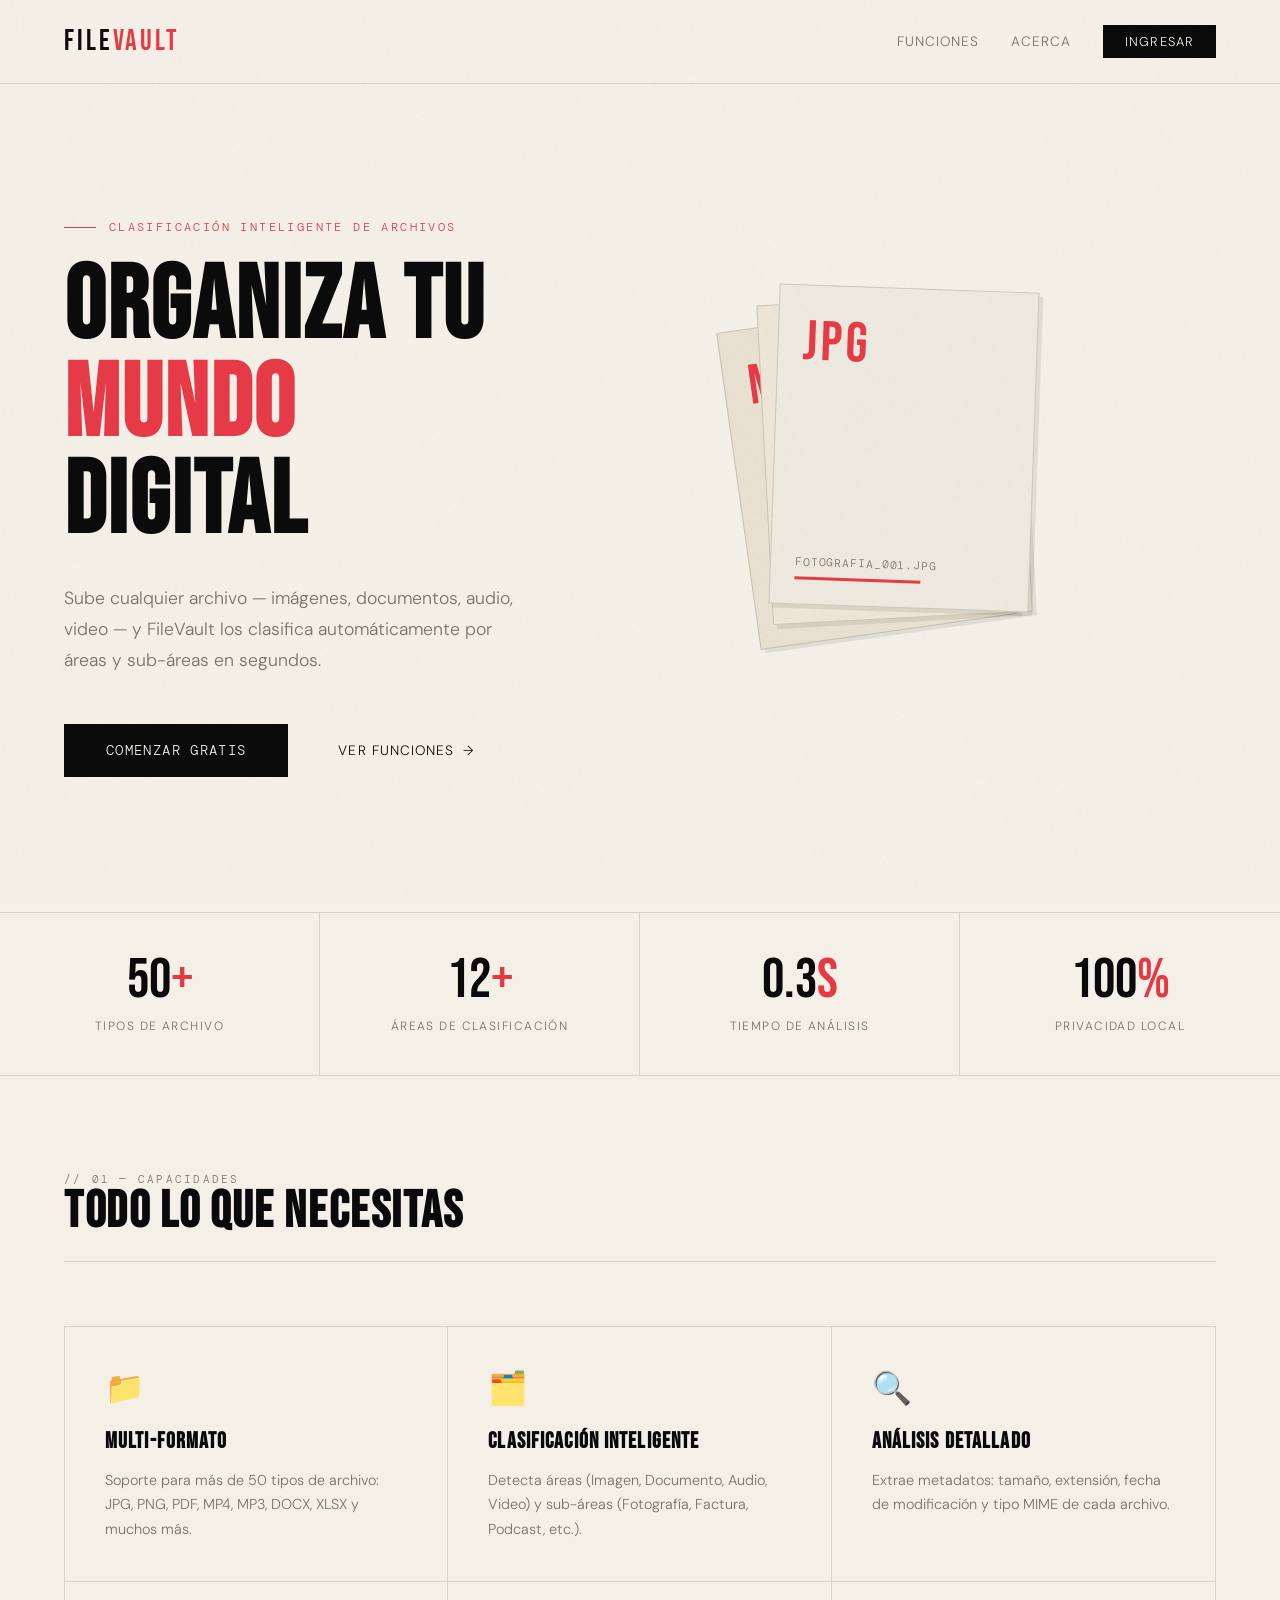
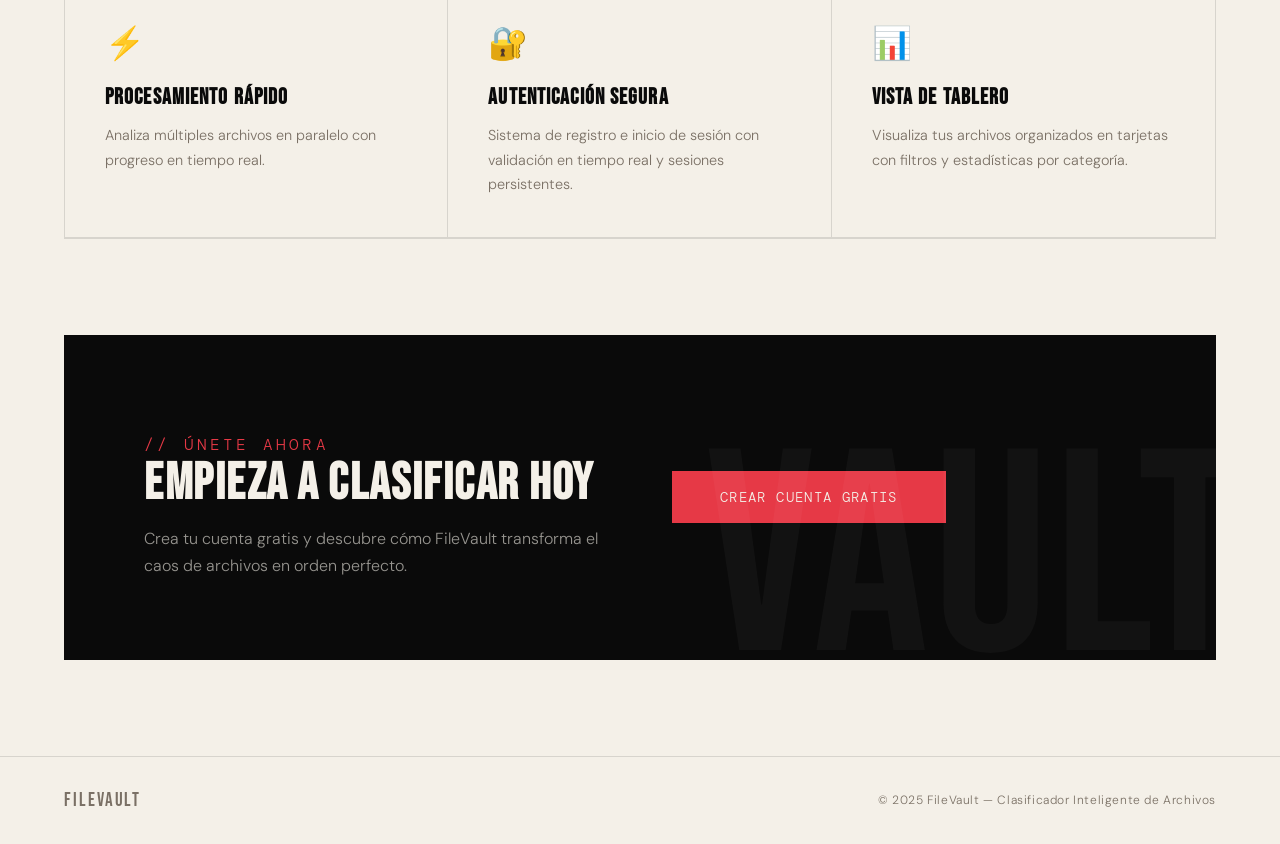
<file: index.html>
<!DOCTYPE html>
<html lang="es">
<head>
  <meta charset="UTF-8" />
  <meta name="viewport" content="width=device-width, initial-scale=1.0"/>
  <title>FileVault — Clasificador Inteligente</title>
  <link rel="preconnect" href="https://fonts.googleapis.com">
  <link href="https://fonts.googleapis.com/css2?family=Bebas+Neue&family=DM+Sans:ital,wght@0,300;0,400;0,500;1,300&family=DM+Mono:wght@400;500&display=swap" rel="stylesheet">
  <style>
    *, *::before, *::after { box-sizing: border-box; margin: 0; padding: 0; }

    :root {
      --ink: #0a0a0a;
      --paper: #f4f0e8;
      --accent: #e63946;
      --gold: #c9a84c;
      --muted: #7a7065;
      --surface: #ede9df;
    }

    html { scroll-behavior: smooth; }

    body {
      background: var(--paper);
      color: var(--ink);
      font-family: 'DM Sans', sans-serif;
      font-weight: 300;
      overflow-x: hidden;
    }

    /* NOISE TEXTURE */
    body::before {
      content: '';
      position: fixed; inset: 0;
      background-image: url("data:image/svg+xml,%3Csvg viewBox='0 0 256 256' xmlns='http://www.w3.org/2000/svg'%3E%3Cfilter id='noise'%3E%3CfeTurbulence type='fractalNoise' baseFrequency='0.9' numOctaves='4' stitchTiles='stitch'/%3E%3C/filter%3E%3Crect width='100%25' height='100%25' filter='url(%23noise)' opacity='0.04'/%3E%3C/svg%3E");
      pointer-events: none; z-index: 9999; opacity: 0.5;
    }

    /* NAV */
    nav {
      display: flex; justify-content: space-between; align-items: center;
      padding: 1.5rem 4rem;
      border-bottom: 1px solid rgba(10,10,10,0.12);
      position: sticky; top: 0;
      background: rgba(244,240,232,0.92);
      backdrop-filter: blur(12px);
      z-index: 100;
    }
    .logo {
      font-family: 'Bebas Neue', sans-serif;
      font-size: 1.8rem;
      letter-spacing: 0.1em;
      color: var(--ink);
      text-decoration: none;
    }
    .logo span { color: var(--accent); }
    .nav-links { display: flex; gap: 2rem; align-items: center; }
    .nav-links a {
      font-size: 0.85rem; letter-spacing: 0.08em; text-transform: uppercase;
      text-decoration: none; color: var(--muted);
      transition: color 0.2s;
    }
    .nav-links a:hover { color: var(--ink); }
    .btn-nav {
      background: var(--ink); color: var(--paper) !important;
      padding: 0.5rem 1.4rem;
      font-size: 0.8rem !important;
      letter-spacing: 0.1em;
      border: none; cursor: pointer;
      text-decoration: none;
      transition: background 0.2s, transform 0.1s;
      display: inline-block;
    }
    .btn-nav:hover { background: var(--accent) !important; transform: translateY(-1px); }

    /* HERO */
    .hero {
      display: grid; grid-template-columns: 1fr 1fr;
      min-height: 92vh;
      padding: 4rem;
      gap: 4rem;
      align-items: center;
    }
    .hero-text { position: relative; }
    .hero-eyebrow {
      font-family: 'DM Mono', monospace;
      font-size: 0.75rem; letter-spacing: 0.2em;
      text-transform: uppercase; color: var(--accent);
      margin-bottom: 1.5rem;
      display: flex; align-items: center; gap: 0.8rem;
    }
    .hero-eyebrow::before {
      content: ''; width: 2rem; height: 1px; background: var(--accent);
    }
    h1 {
      font-family: 'Bebas Neue', sans-serif;
      font-size: clamp(4rem, 8vw, 8rem);
      line-height: 0.95;
      letter-spacing: 0.02em;
      color: var(--ink);
      margin-bottom: 2rem;
    }
    h1 em {
      font-style: normal; color: var(--accent);
      display: block;
    }
    .hero-desc {
      font-size: 1.1rem; line-height: 1.75;
      color: var(--muted); max-width: 38ch;
      margin-bottom: 3rem;
    }
    .hero-actions { display: flex; gap: 1rem; align-items: center; flex-wrap: wrap; }
    .btn-primary {
      background: var(--ink); color: var(--paper);
      padding: 1rem 2.5rem;
      font-family: 'DM Mono', monospace;
      font-size: 0.85rem; letter-spacing: 0.1em;
      text-transform: uppercase;
      border: 2px solid var(--ink);
      cursor: pointer; text-decoration: none;
      transition: all 0.2s;
      display: inline-block;
    }
    .btn-primary:hover {
      background: var(--accent);
      border-color: var(--accent);
      transform: translate(-3px, -3px);
      box-shadow: 5px 5px 0 var(--ink);
    }
    .btn-secondary {
      color: var(--ink);
      padding: 1rem 2rem;
      font-size: 0.85rem; letter-spacing: 0.08em;
      text-transform: uppercase;
      text-decoration: none;
      border: 2px solid transparent;
      display: inline-flex; align-items: center; gap: 0.5rem;
      transition: all 0.2s;
    }
    .btn-secondary:hover { color: var(--accent); }
    .btn-secondary::after { content: '→'; transition: transform 0.2s; }
    .btn-secondary:hover::after { transform: translateX(4px); }

    /* HERO VISUAL */
    .hero-visual {
      position: relative; height: 580px;
      display: flex; align-items: center; justify-content: center;
    }
    .file-stack {
      position: relative; width: 340px; height: 420px;
    }
    .file-card {
      position: absolute;
      width: 260px; height: 320px;
      background: var(--surface);
      border: 1px solid rgba(10,10,10,0.15);
      display: flex; flex-direction: column;
      padding: 1.5rem;
      box-shadow: 4px 4px 0 rgba(10,10,10,0.08);
      transition: transform 0.3s ease;
    }
    .file-card:nth-child(1) { transform: rotate(-8deg) translate(-40px, 20px); background: #e8e0d0; }
    .file-card:nth-child(2) { transform: rotate(-3deg) translate(-10px, 10px); background: #ede5d5; }
    .file-card:nth-child(3) { transform: rotate(2deg); background: var(--surface); }
    .file-card:hover { transform: rotate(0) translate(0,0) !important; z-index: 10; }
    .file-card-ext {
      font-family: 'Bebas Neue', sans-serif; font-size: 3.5rem;
      color: var(--accent); letter-spacing: 0.05em;
    }
    .file-card-name {
      font-family: 'DM Mono', monospace; font-size: 0.7rem;
      color: var(--muted); margin-top: auto;
      text-transform: uppercase; letter-spacing: 0.08em;
    }
    .file-card-bar {
      width: 60%; height: 3px; background: var(--accent);
      margin-top: 0.5rem;
    }

    /* STATS STRIP */
    .stats-strip {
      display: grid; grid-template-columns: repeat(4, 1fr);
      border-top: 1px solid rgba(10,10,10,0.12);
      border-bottom: 1px solid rgba(10,10,10,0.12);
    }
    .stat-item {
      padding: 2.5rem;
      border-right: 1px solid rgba(10,10,10,0.12);
      text-align: center;
    }
    .stat-item:last-child { border-right: none; }
    .stat-num {
      font-family: 'Bebas Neue', sans-serif; font-size: 3.5rem;
      color: var(--ink); line-height: 1;
      display: block; margin-bottom: 0.3rem;
    }
    .stat-num span { color: var(--accent); }
    .stat-label {
      font-size: 0.75rem; letter-spacing: 0.12em;
      text-transform: uppercase; color: var(--muted);
    }

    /* FEATURES */
    .features { padding: 6rem 4rem; }
    .section-header {
      display: flex; justify-content: space-between; align-items: flex-end;
      margin-bottom: 4rem;
      border-bottom: 1px solid rgba(10,10,10,0.12);
      padding-bottom: 1.5rem;
    }
    .section-label {
      font-family: 'DM Mono', monospace; font-size: 0.7rem;
      letter-spacing: 0.2em; text-transform: uppercase; color: var(--muted);
    }
    h2 {
      font-family: 'Bebas Neue', sans-serif;
      font-size: clamp(2.5rem, 4vw, 4rem);
      letter-spacing: 0.03em; line-height: 1;
    }
    .features-grid {
      display: grid; grid-template-columns: repeat(3, 1fr);
      gap: 0;
      border: 1px solid rgba(10,10,10,0.12);
    }
    .feature-item {
      padding: 2.5rem;
      border-right: 1px solid rgba(10,10,10,0.12);
      border-bottom: 1px solid rgba(10,10,10,0.12);
      transition: background 0.2s;
      cursor: default;
    }
    .feature-item:hover { background: var(--surface); }
    .feature-item:nth-child(3n) { border-right: none; }
    .feature-icon {
      font-size: 2rem; margin-bottom: 1.2rem;
      display: block;
    }
    .feature-title {
      font-family: 'Bebas Neue', sans-serif;
      font-size: 1.4rem; letter-spacing: 0.05em;
      margin-bottom: 0.8rem;
    }
    .feature-desc { font-size: 0.9rem; color: var(--muted); line-height: 1.7; }

    /* CTA SECTION */
    .cta-section {
      margin: 0 4rem 6rem;
      background: var(--ink);
      color: var(--paper);
      padding: 5rem;
      display: grid; grid-template-columns: 1fr 1fr;
      align-items: center; gap: 4rem;
      position: relative; overflow: hidden;
    }
    .cta-section::before {
      content: 'VAULT';
      font-family: 'Bebas Neue', sans-serif;
      font-size: 18rem; line-height: 1;
      position: absolute; right: -2rem; bottom: -3rem;
      color: rgba(255,255,255,0.03);
      pointer-events: none;
      letter-spacing: 0.02em;
    }
    .cta-section h2 { color: var(--paper); }
    .cta-section p { color: rgba(244,240,232,0.6); font-size: 1rem; line-height: 1.7; margin-top: 1rem; }
    .btn-cta {
      background: var(--accent); color: var(--paper);
      padding: 1.1rem 3rem;
      font-family: 'DM Mono', monospace; font-size: 0.85rem;
      letter-spacing: 0.1em; text-transform: uppercase;
      border: none; cursor: pointer; text-decoration: none;
      display: inline-block;
      transition: all 0.2s;
    }
    .btn-cta:hover { background: var(--gold); transform: translateY(-2px); }

    /* FOOTER */
    footer {
      border-top: 1px solid rgba(10,10,10,0.12);
      padding: 2rem 4rem;
      display: flex; justify-content: space-between; align-items: center;
    }
    .footer-logo {
      font-family: 'Bebas Neue', sans-serif; font-size: 1.2rem;
      letter-spacing: 0.1em; color: var(--muted);
    }
    .footer-note { font-size: 0.75rem; color: var(--muted); letter-spacing: 0.05em; }

    /* ANIMATIONS */
    @keyframes fadeUp {
      from { opacity: 0; transform: translateY(30px); }
      to { opacity: 1; transform: translateY(0); }
    }
    .hero-text > * { animation: fadeUp 0.7s ease both; }
    .hero-text > *:nth-child(1) { animation-delay: 0.1s; }
    .hero-text > *:nth-child(2) { animation-delay: 0.2s; }
    .hero-text > *:nth-child(3) { animation-delay: 0.35s; }
    .hero-text > *:nth-child(4) { animation-delay: 0.5s; }

    @keyframes floatCards {
      0%,100% { transform: translateY(0); }
      50% { transform: translateY(-8px); }
    }
    .file-stack { animation: floatCards 4s ease-in-out infinite; }

    /* RESPONSIVE */
    @media (max-width: 900px) {
      nav { padding: 1rem 1.5rem; }
      .hero { grid-template-columns: 1fr; padding: 2rem 1.5rem; min-height: auto; gap: 2rem; }
      .hero-visual { height: 300px; }
      .stats-strip { grid-template-columns: 1fr 1fr; }
      .stat-item { border-right: 1px solid rgba(10,10,10,0.12); }
      .features { padding: 3rem 1.5rem; }
      .features-grid { grid-template-columns: 1fr; }
      .feature-item { border-right: none; }
      .cta-section { margin: 0 1.5rem 4rem; padding: 2.5rem; grid-template-columns: 1fr; }
      footer { flex-direction: column; gap: 1rem; padding: 2rem 1.5rem; }
    }
  </style>
</head>
<body>

  <nav>
    <a href="index.html" class="logo">File<span>Vault</span></a>
    <div class="nav-links">
      <a href="#features">Funciones</a>
      <a href="#about">Acerca</a>
      <a href="login.html" class="btn-nav">Ingresar</a>
    </div>
  </nav>

  <!-- HERO -->
  <section class="hero">
    <div class="hero-text">
      <p class="hero-eyebrow">Clasificación Inteligente de Archivos</p>
      <h1>Organiza tu <em>Mundo</em> Digital</h1>
      <p class="hero-desc">
        Sube cualquier archivo — imágenes, documentos, audio, video — y FileVault los clasifica automáticamente por áreas y sub-áreas en segundos.
      </p>
      <div class="hero-actions">
        <a href="login.html" class="btn-primary">Comenzar Gratis</a>
        <a href="#features" class="btn-secondary">Ver funciones</a>
      </div>
    </div>
    <div class="hero-visual">
      <div class="file-stack">
        <div class="file-card">
          <span class="file-card-ext">MP4</span>
          <p class="file-card-name">video_proyecto.mp4</p>
          <div class="file-card-bar"></div>
        </div>
        <div class="file-card">
          <span class="file-card-ext">PDF</span>
          <p class="file-card-name">reporte_anual.pdf</p>
          <div class="file-card-bar"></div>
        </div>
        <div class="file-card">
          <span class="file-card-ext">JPG</span>
          <p class="file-card-name">fotografia_001.jpg</p>
          <div class="file-card-bar"></div>
        </div>
      </div>
    </div>
  </section>

  <!-- STATS -->
  <div class="stats-strip">
    <div class="stat-item">
      <span class="stat-num">50<span>+</span></span>
      <span class="stat-label">Tipos de Archivo</span>
    </div>
    <div class="stat-item">
      <span class="stat-num">12<span>+</span></span>
      <span class="stat-label">Áreas de Clasificación</span>
    </div>
    <div class="stat-item">
      <span class="stat-num">0.3<span>s</span></span>
      <span class="stat-label">Tiempo de Análisis</span>
    </div>
    <div class="stat-item">
      <span class="stat-num">100<span>%</span></span>
      <span class="stat-label">Privacidad Local</span>
    </div>
  </div>

  <!-- FEATURES -->
  <section class="features" id="features">
    <div class="section-header">
      <div>
        <p class="section-label">// 01 — Capacidades</p>
        <h2>Todo lo que Necesitas</h2>
      </div>
    </div>
    <div class="features-grid">
      <div class="feature-item">
        <span class="feature-icon">📁</span>
        <h3 class="feature-title">Multi-Formato</h3>
        <p class="feature-desc">Soporte para más de 50 tipos de archivo: JPG, PNG, PDF, MP4, MP3, DOCX, XLSX y muchos más.</p>
      </div>
      <div class="feature-item">
        <span class="feature-icon">🗂️</span>
        <h3 class="feature-title">Clasificación Inteligente</h3>
        <p class="feature-desc">Detecta áreas (Imagen, Documento, Audio, Video) y sub-áreas (Fotografía, Factura, Podcast, etc.).</p>
      </div>
      <div class="feature-item">
        <span class="feature-icon">🔍</span>
        <h3 class="feature-title">Análisis Detallado</h3>
        <p class="feature-desc">Extrae metadatos: tamaño, extensión, fecha de modificación y tipo MIME de cada archivo.</p>
      </div>
      <div class="feature-item">
        <span class="feature-icon">⚡</span>
        <h3 class="feature-title">Procesamiento Rápido</h3>
        <p class="feature-desc">Analiza múltiples archivos en paralelo con progreso en tiempo real.</p>
      </div>
      <div class="feature-item">
        <span class="feature-icon">🔐</span>
        <h3 class="feature-title">Autenticación Segura</h3>
        <p class="feature-desc">Sistema de registro e inicio de sesión con validación en tiempo real y sesiones persistentes.</p>
      </div>
      <div class="feature-item">
        <span class="feature-icon">📊</span>
        <h3 class="feature-title">Vista de Tablero</h3>
        <p class="feature-desc">Visualiza tus archivos organizados en tarjetas con filtros y estadísticas por categoría.</p>
      </div>
    </div>
  </section>

  <!-- CTA -->
  <div class="cta-section" id="about">
    <div>
      <p class="section-label" style="color:var(--accent);">// Únete Ahora</p>
      <h2>Empieza a Clasificar Hoy</h2>
      <p>Crea tu cuenta gratis y descubre cómo FileVault transforma el caos de archivos en orden perfecto.</p>
    </div>
    <div>
      <a href="login.html" class="btn-cta">Crear Cuenta Gratis</a>
    </div>
  </div>

  <!-- FOOTER -->
  <footer>
    <div class="footer-logo">FileVault</div>
    <p class="footer-note">© 2025 FileVault — Clasificador Inteligente de Archivos</p>
  </footer>

</body>
</html>
</file>
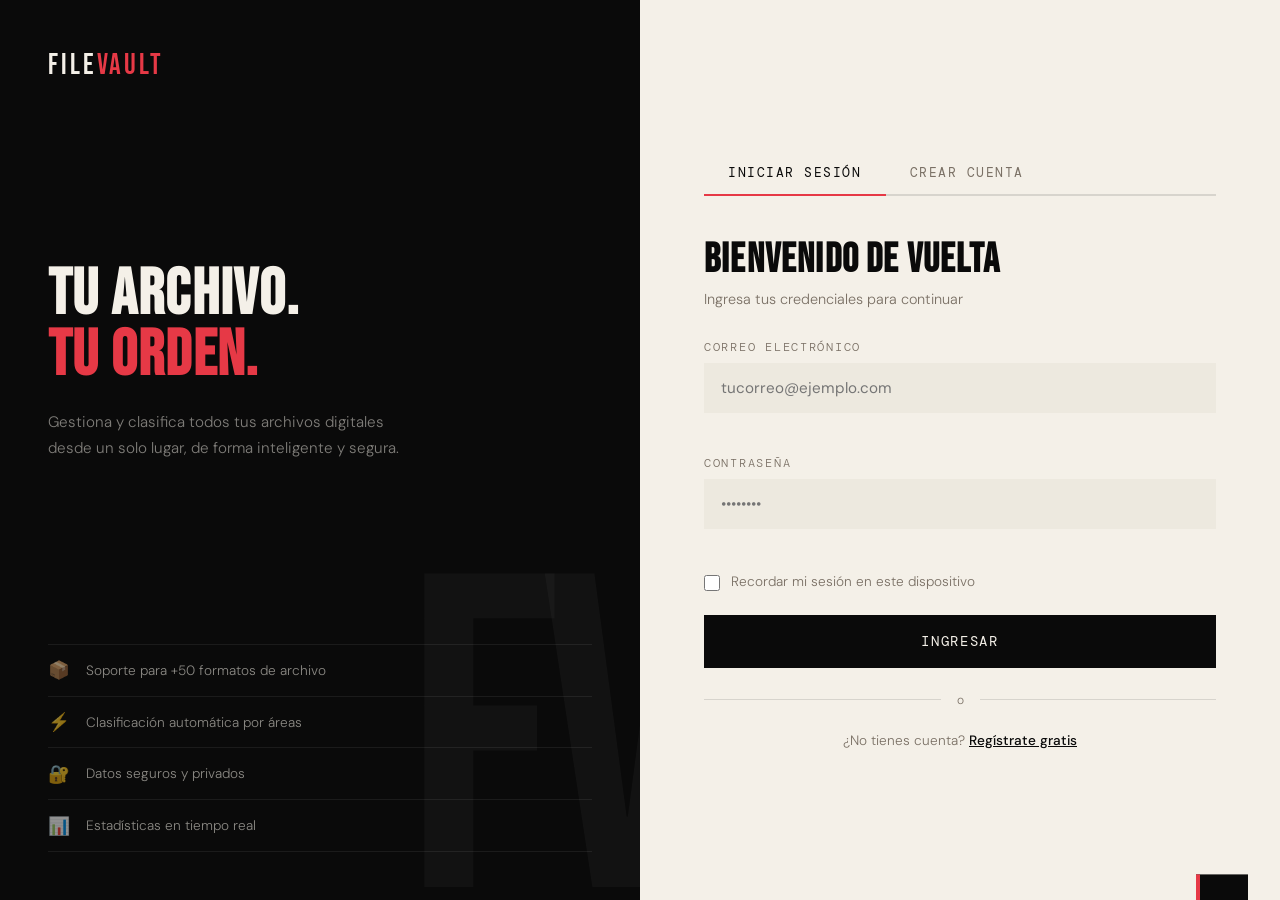
<file: app.html>
<!DOCTYPE html>
<html lang="es">
<head>
  <meta charset="UTF-8"/>
  <meta name="viewport" content="width=device-width, initial-scale=1.0"/>
  <title>FileVault — Clasificador</title>
  <link rel="preconnect" href="https://fonts.googleapis.com">
  <link href="https://fonts.googleapis.com/css2?family=Bebas+Neue&family=DM+Sans:ital,wght@0,300;0,400;0,500;1,300&family=DM+Mono:wght@400;500&display=swap" rel="stylesheet">
  <style>
    *, *::before, *::after { box-sizing: border-box; margin: 0; padding: 0; }
    :root {
      --ink: #0a0a0a; --paper: #f4f0e8; --accent: #e63946;
      --gold: #c9a84c; --muted: #7a7065; --surface: #ede9df;
      --border: rgba(10,10,10,0.12);
    }
    body {
      background: var(--paper);
      color: var(--ink);
      font-family: 'DM Sans', sans-serif; font-weight: 300;
      min-height: 100vh;
    }

    /* HEADER */
    header {
      display: flex; justify-content: space-between; align-items: center;
      padding: 1rem 3rem;
      border-bottom: 1px solid var(--border);
      background: rgba(244,240,232,0.95);
      backdrop-filter: blur(12px);
      position: sticky; top: 0; z-index: 100;
    }
    .logo {
      font-family: 'Bebas Neue', sans-serif; font-size: 1.6rem;
      letter-spacing: 0.1em; color: var(--ink); text-decoration: none;
    }
    .logo span { color: var(--accent); }
    .header-right { display: flex; align-items: center; gap: 2rem; }
    .user-info { display: flex; align-items: center; gap: 0.8rem; }
    .user-avatar {
      width: 36px; height: 36px;
      background: var(--ink); color: var(--paper);
      display: flex; align-items: center; justify-content: center;
      font-family: 'Bebas Neue', sans-serif; font-size: 1rem;
      letter-spacing: 0.05em;
    }
    .user-name { font-size: 0.85rem; color: var(--muted); }
    .btn-logout {
      font-family: 'DM Mono', monospace; font-size: 0.75rem;
      letter-spacing: 0.1em; text-transform: uppercase;
      background: none; border: 1.5px solid var(--border);
      padding: 0.4rem 1rem; cursor: pointer; color: var(--muted);
      transition: all 0.2s;
    }
    .btn-logout:hover { border-color: var(--accent); color: var(--accent); }

    /* LAYOUT */
    .app-layout { display: grid; grid-template-columns: 260px 1fr; min-height: calc(100vh - 61px); }

    /* SIDEBAR */
    aside {
      border-right: 1px solid var(--border);
      padding: 2rem 0;
      position: sticky; top: 61px; height: calc(100vh - 61px);
      overflow-y: auto;
    }
    .sidebar-section { margin-bottom: 2rem; }
    .sidebar-label {
      font-family: 'DM Mono', monospace; font-size: 0.65rem;
      letter-spacing: 0.2em; text-transform: uppercase;
      color: var(--muted); padding: 0 1.5rem; margin-bottom: 0.5rem;
    }
    .sidebar-item {
      display: flex; align-items: center; justify-content: space-between;
      padding: 0.6rem 1.5rem; cursor: pointer;
      font-size: 0.88rem; transition: background 0.15s;
      border: none; background: none; width: 100%; text-align: left;
      color: var(--ink);
    }
    .sidebar-item:hover { background: var(--surface); }
    .sidebar-item.active {
      background: var(--ink); color: var(--paper); font-weight: 500;
    }
    .sidebar-item.active .badge { background: var(--accent); color: var(--paper); }
    .sidebar-left { display: flex; align-items: center; gap: 0.7rem; }
    .sidebar-icon { font-size: 1rem; }
    .badge {
      font-family: 'DM Mono', monospace; font-size: 0.65rem;
      background: var(--surface); color: var(--muted);
      padding: 0.15rem 0.5rem; min-width: 24px; text-align: center;
    }

    /* MAIN */
    main { padding: 2.5rem 3rem; }

    .main-header { margin-bottom: 2rem; }
    .main-header h1 {
      font-family: 'Bebas Neue', sans-serif; font-size: 2.8rem;
      letter-spacing: 0.03em; line-height: 1;
    }
    .main-header p { color: var(--muted); font-size: 0.9rem; margin-top: 0.3rem; }

    /* STATS ROW */
    .stats-row {
      display: grid; grid-template-columns: repeat(4, 1fr);
      gap: 1px; background: var(--border);
      border: 1px solid var(--border);
      margin-bottom: 2.5rem;
    }
    .stat-card {
      background: var(--paper); padding: 1.5rem;
      transition: background 0.2s;
    }
    .stat-card:hover { background: var(--surface); }
    .stat-card-num {
      font-family: 'Bebas Neue', sans-serif; font-size: 2.5rem;
      line-height: 1; color: var(--ink); display: block;
    }
    .stat-card-label { font-size: 0.75rem; color: var(--muted); letter-spacing: 0.08em; text-transform: uppercase; margin-top: 0.2rem; }

    /* DROP ZONE */
    .drop-zone {
      border: 2px dashed rgba(10,10,10,0.25);
      background: var(--surface);
      padding: 4rem 2rem;
      text-align: center;
      cursor: pointer;
      transition: all 0.25s;
      margin-bottom: 2.5rem;
      position: relative;
    }
    .drop-zone:hover, .drop-zone.dragover {
      border-color: var(--ink);
      background: #e8e4dc;
    }
    .drop-zone.dragover { border-style: solid; border-color: var(--accent); }
    .drop-icon { font-size: 3rem; display: block; margin-bottom: 1rem; }
    .drop-title {
      font-family: 'Bebas Neue', sans-serif; font-size: 1.6rem;
      letter-spacing: 0.05em; margin-bottom: 0.5rem;
    }
    .drop-sub { font-size: 0.85rem; color: var(--muted); margin-bottom: 1.5rem; }
    .drop-formats {
      font-family: 'DM Mono', monospace; font-size: 0.7rem;
      color: var(--muted); letter-spacing: 0.05em;
      max-width: 60ch; margin: 0 auto;
    }
    .btn-pick {
      display: inline-block; margin-top: 1.5rem;
      background: var(--ink); color: var(--paper);
      padding: 0.7rem 2rem; font-family: 'DM Mono', monospace;
      font-size: 0.8rem; letter-spacing: 0.1em; text-transform: uppercase;
      border: none; cursor: pointer; transition: all 0.2s;
    }
    .btn-pick:hover { background: var(--accent); }
    #fileInput { display: none; }

    /* PROGRESS */
    .progress-wrap {
      display: none; margin-bottom: 2rem;
      background: var(--surface); padding: 1.5rem; border: 1px solid var(--border);
    }
    .progress-wrap.visible { display: block; }
    .progress-label {
      display: flex; justify-content: space-between;
      font-family: 'DM Mono', monospace; font-size: 0.78rem;
      color: var(--muted); margin-bottom: 0.6rem;
    }
    .progress-track { background: rgba(10,10,10,0.1); height: 4px; }
    .progress-fill { height: 100%; background: var(--ink); width: 0%; transition: width 0.3s; }

    /* FILTER BAR */
    .filter-bar {
      display: flex; gap: 0.5rem; flex-wrap: wrap; margin-bottom: 1.5rem; align-items: center;
    }
    .filter-btn {
      font-family: 'DM Mono', monospace; font-size: 0.72rem;
      letter-spacing: 0.1em; text-transform: uppercase;
      padding: 0.45rem 1rem; background: var(--surface);
      border: 1.5px solid var(--border); cursor: pointer;
      color: var(--muted); transition: all 0.2s;
    }
    .filter-btn:hover { border-color: var(--ink); color: var(--ink); }
    .filter-btn.active { background: var(--ink); color: var(--paper); border-color: var(--ink); }
    .filter-sep { flex: 1; }
    .sort-select {
      font-family: 'DM Mono', monospace; font-size: 0.72rem;
      padding: 0.45rem 0.8rem; background: var(--surface);
      border: 1.5px solid var(--border); color: var(--muted);
      cursor: pointer; outline: none;
    }

    /* FILES GRID */
    .files-empty {
      text-align: center; padding: 5rem 2rem;
      color: var(--muted);
    }
    .files-empty-icon { font-size: 3.5rem; display: block; margin-bottom: 1rem; opacity: 0.4; }
    .files-empty-text { font-size: 1rem; }

    .files-grid {
      display: grid;
      grid-template-columns: repeat(auto-fill, minmax(220px, 1fr));
      gap: 1px; background: var(--border);
      border: 1px solid var(--border);
    }

    .file-card {
      background: var(--paper);
      padding: 1.5rem; position: relative;
      cursor: default; transition: background 0.2s;
      animation: fadeCard 0.3s ease both;
    }
    @keyframes fadeCard { from { opacity:0; transform:scale(0.97); } to { opacity:1; transform:scale(1); } }
    .file-card:hover { background: var(--surface); }
    .file-card-ext {
      font-family: 'Bebas Neue', sans-serif; font-size: 2.2rem;
      line-height: 1; letter-spacing: 0.05em;
    }
    .file-card-area {
      font-family: 'DM Mono', monospace; font-size: 0.65rem;
      text-transform: uppercase; letter-spacing: 0.12em;
      padding: 0.15rem 0.5rem; display: inline-block;
      margin: 0.6rem 0;
    }
    .file-card-name {
      font-size: 0.82rem; color: var(--ink); font-weight: 500;
      white-space: nowrap; overflow: hidden; text-overflow: ellipsis;
      margin-bottom: 0.3rem;
    }
    .file-card-sub { font-size: 0.72rem; color: var(--muted); }
    .file-card-meta {
      display: flex; justify-content: space-between;
      margin-top: 1rem; padding-top: 0.8rem;
      border-top: 1px solid var(--border);
      font-family: 'DM Mono', monospace; font-size: 0.65rem;
      color: var(--muted);
    }
    .file-card-delete {
      position: absolute; top: 0.8rem; right: 0.8rem;
      background: none; border: none; font-size: 0.9rem;
      cursor: pointer; opacity: 0; transition: opacity 0.2s;
      color: var(--muted);
    }
    .file-card:hover .file-card-delete { opacity: 1; }
    .file-card-delete:hover { color: var(--accent); }

    /* AREA COLORS */
    .area-imagen { color: #1d6fa4; background: rgba(29,111,164,0.1); }
    .area-documento { color: #2a7a3b; background: rgba(42,122,59,0.1); }
    .area-audio { color: #8a4fbd; background: rgba(138,79,189,0.1); }
    .area-video { color: #e63946; background: rgba(230,57,70,0.1); }
    .area-datos { color: #c9a84c; background: rgba(201,168,76,0.1); }
    .area-comprimido { color: #7a7065; background: rgba(122,112,101,0.1); }
    .area-diseno { color: #e0765b; background: rgba(224,118,91,0.1); }
    .area-codigo { color: #3d6e70; background: rgba(61,110,112,0.1); }
    .area-ejecutable { color: #9b1d20; background: rgba(155,29,32,0.1); }
    .area-fuente { color: #5c4d3c; background: rgba(92,77,60,0.1); }
    .area-otro { color: var(--muted); background: rgba(122,112,101,0.1); }

    /* EXT COLORS */
    .ext-jpg, .ext-jpeg { color: #1d6fa4; }
    .ext-png { color: #2a9d5c; }
    .ext-gif { color: #e07b39; }
    .ext-pdf { color: #e63946; }
    .ext-doc, .ext-docx { color: #2b5eb4; }
    .ext-xls, .ext-xlsx { color: #1e7a3b; }
    .ext-ppt, .ext-pptx { color: #d04a1e; }
    .ext-mp3, .ext-wav { color: #8a4fbd; }
    .ext-mp4, .ext-mov { color: #c9a84c; }
    .ext-zip, .ext-rar { color: #7a7065; }
    .ext-default { color: var(--muted); }

    /* DETAIL MODAL */
    .modal-overlay {
      display: none; position: fixed; inset: 0;
      background: rgba(10,10,10,0.6); backdrop-filter: blur(4px);
      z-index: 200; align-items: center; justify-content: center;
    }
    .modal-overlay.open { display: flex; }
    .modal {
      background: var(--paper); width: 480px; max-width: 95vw;
      padding: 2.5rem; position: relative;
      animation: modalIn 0.25s ease;
    }
    @keyframes modalIn { from { opacity:0; transform:scale(0.95) translateY(10px); } to { opacity:1; transform:scale(1) translateY(0); } }
    .modal-close {
      position: absolute; top: 1rem; right: 1rem;
      background: none; border: none; font-size: 1.2rem;
      cursor: pointer; color: var(--muted); transition: color 0.2s;
    }
    .modal-close:hover { color: var(--accent); }
    .modal-ext {
      font-family: 'Bebas Neue', sans-serif; font-size: 4rem;
      line-height: 1; margin-bottom: 0.5rem;
    }
    .modal-name { font-size: 1.1rem; font-weight: 500; margin-bottom: 1.5rem; word-break: break-all; }
    .modal-row {
      display: flex; justify-content: space-between;
      padding: 0.7rem 0; border-bottom: 1px solid var(--border);
      font-size: 0.85rem;
    }
    .modal-row:last-child { border-bottom: none; }
    .modal-key { color: var(--muted); font-family: 'DM Mono', monospace; font-size: 0.75rem; letter-spacing: 0.08em; }
    .modal-val { font-weight: 500; }

    /* TOAST */
    .toast {
      position: fixed; bottom: 2rem; right: 2rem;
      background: var(--ink); color: var(--paper);
      padding: 0.9rem 1.4rem; font-size: 0.82rem;
      font-family: 'DM Mono', monospace;
      transform: translateY(120%); transition: transform 0.3s;
      z-index: 999; border-left: 4px solid var(--accent);
    }
    .toast.show { transform: translateY(0); }
    .toast.success { border-left-color: #2a9d5c; }

    @media (max-width: 900px) {
      .app-layout { grid-template-columns: 1fr; }
      aside { display: none; }
      main { padding: 1.5rem; }
      header { padding: 1rem 1.5rem; }
      .stats-row { grid-template-columns: 1fr 1fr; }
    }
  </style>
</head>
<body>

  <header>
    <a href="index.html" class="logo">File<span>Vault</span></a>
    <div class="header-right">
      <div class="user-info">
        <div class="user-avatar" id="avatarInitial">?</div>
        <span class="user-name" id="userName">—</span>
      </div>
      <button class="btn-logout" onclick="logout()">Salir</button>
    </div>
  </header>

  <div class="app-layout">

    <!-- SIDEBAR -->
    <aside>
      <div class="sidebar-section">
        <p class="sidebar-label">// Áreas</p>
        <button class="sidebar-item active" onclick="filterByArea('todos', this)">
          <span class="sidebar-left"><span class="sidebar-icon">🗂️</span> Todos</span>
          <span class="badge" id="badge-todos">0</span>
        </button>
        <button class="sidebar-item" onclick="filterByArea('Imagen', this)">
          <span class="sidebar-left"><span class="sidebar-icon">🖼️</span> Imágenes</span>
          <span class="badge" id="badge-Imagen">0</span>
        </button>
        <button class="sidebar-item" onclick="filterByArea('Documento', this)">
          <span class="sidebar-left"><span class="sidebar-icon">📄</span> Documentos</span>
          <span class="badge" id="badge-Documento">0</span>
        </button>
        <button class="sidebar-item" onclick="filterByArea('Audio', this)">
          <span class="sidebar-left"><span class="sidebar-icon">🎵</span> Audio</span>
          <span class="badge" id="badge-Audio">0</span>
        </button>
        <button class="sidebar-item" onclick="filterByArea('Video', this)">
          <span class="sidebar-left"><span class="sidebar-icon">🎬</span> Video</span>
          <span class="badge" id="badge-Video">0</span>
        </button>
        <button class="sidebar-item" onclick="filterByArea('Datos', this)">
          <span class="sidebar-left"><span class="sidebar-icon">📊</span> Datos</span>
          <span class="badge" id="badge-Datos">0</span>
        </button>
        <button class="sidebar-item" onclick="filterByArea('Diseño', this)">
          <span class="sidebar-left"><span class="sidebar-icon">🎨</span> Diseño</span>
          <span class="badge" id="badge-Diseño">0</span>
        </button>
        <button class="sidebar-item" onclick="filterByArea('Código', this)">
          <span class="sidebar-left"><span class="sidebar-icon">💻</span> Código</span>
          <span class="badge" id="badge-Código">0</span>
        </button>
        <button class="sidebar-item" onclick="filterByArea('Comprimido', this)">
          <span class="sidebar-left"><span class="sidebar-icon">📦</span> Comprimidos</span>
          <span class="badge" id="badge-Comprimido">0</span>
        </button>
        <button class="sidebar-item" onclick="filterByArea('Ejecutable', this)">
          <span class="sidebar-left"><span class="sidebar-icon">⚙️</span> Ejecutables</span>
          <span class="badge" id="badge-Ejecutable">0</span>
        </button>
        <button class="sidebar-item" onclick="filterByArea('Fuente', this)">
          <span class="sidebar-left"><span class="sidebar-icon">🔤</span> Fuentes</span>
          <span class="badge" id="badge-Fuente">0</span>
        </button>
        <button class="sidebar-item" onclick="filterByArea('Otro', this)">
          <span class="sidebar-left"><span class="sidebar-icon">📎</span> Otros</span>
          <span class="badge" id="badge-Otro">0</span>
        </button>
      </div>
    </aside>

    <!-- MAIN CONTENT -->
    <main>
      <div class="main-header">
        <h1 id="mainTitle">Todos los Archivos</h1>
        <p id="mainSub">Sube archivos para comenzar la clasificación</p>
      </div>

      <!-- STATS -->
      <div class="stats-row">
        <div class="stat-card">
          <span class="stat-card-num" id="statTotal">0</span>
          <span class="stat-card-label">Archivos Totales</span>
        </div>
        <div class="stat-card">
          <span class="stat-card-num" id="statAreas">0</span>
          <span class="stat-card-label">Áreas Detectadas</span>
        </div>
        <div class="stat-card">
          <span class="stat-card-num" id="statSize">0 B</span>
          <span class="stat-card-label">Tamaño Total</span>
        </div>
        <div class="stat-card">
          <span class="stat-card-num" id="statTypes">0</span>
          <span class="stat-card-label">Tipos Distintos</span>
        </div>
      </div>

      <!-- DROP ZONE -->
      <div class="drop-zone" id="dropZone"
           ondragover="event.preventDefault(); this.classList.add('dragover')"
           ondragleave="this.classList.remove('dragover')"
           ondrop="handleDrop(event)"
           onclick="document.getElementById('fileInput').click()">
        <span class="drop-icon">📂</span>
        <p class="drop-title">Arrastra tus Archivos Aquí</p>
        <p class="drop-sub">o haz clic para seleccionarlos</p>
        <p class="drop-formats">
          JPG · PNG · GIF · WEBP · SVG · BMP · TIFF · ICO · HEIC ·
          PDF · DOCX · XLSX · PPTX · TXT · ODT · RTF · CSV · MD ·
          MP3 · WAV · FLAC · AAC · OGG · M4A ·
          MP4 · MOV · AVI · MKV · WEBM · FLV ·
          ZIP · RAR · 7Z · TAR · GZ ·
          PSD · AI · FIG · XD · SKETCH · INDD ·
          JS · TS · PY · HTML · CSS · JSON · PHP · JAVA · C · CPP ·
          EXE · APK · DMG · ISO · MSI ·
          TTF · OTF · WOFF · WOFF2 · y más…
        </p>
        <button class="btn-pick">Seleccionar Archivos</button>
        <input type="file" id="fileInput" multiple onchange="handleFiles(this.files)"/>
      </div>

      <!-- PROGRESS -->
      <div class="progress-wrap" id="progressWrap">
        <div class="progress-label">
          <span id="progressText">Analizando archivos…</span>
          <span id="progressPct">0%</span>
        </div>
        <div class="progress-track"><div class="progress-fill" id="progressFill"></div></div>
      </div>

      <!-- FILTER BAR -->
      <div class="filter-bar" id="filterBar" style="display:none;">
        <button class="filter-btn active" onclick="filterByType('todos', this)">Todos</button>
        <button class="filter-btn" onclick="filterByType('imagen', this)">📷 Imagen</button>
        <button class="filter-btn" onclick="filterByType('documento', this)">📄 Doc</button>
        <button class="filter-btn" onclick="filterByType('audio', this)">🎵 Audio</button>
        <button class="filter-btn" onclick="filterByType('video', this)">🎬 Video</button>
        <button class="filter-btn" onclick="filterByType('datos', this)">📊 Datos</button>
        <button class="filter-btn" onclick="filterByType('otro', this)">📎 Otro</button>
        <div class="filter-sep"></div>
        <select class="sort-select" onchange="sortFiles(this.value)">
          <option value="name">Nombre A→Z</option>
          <option value="name-desc">Nombre Z→A</option>
          <option value="size">Tamaño ↑</option>
          <option value="size-desc">Tamaño ↓</option>
          <option value="type">Tipo</option>
        </select>
        <button class="filter-btn" style="color:var(--accent);border-color:rgba(230,57,70,0.3)" onclick="clearAll()">Limpiar Todo</button>
      </div>

      <!-- FILES GRID -->
      <div id="filesContainer">
        <div class="files-empty" id="emptyState">
          <span class="files-empty-icon">🗃️</span>
          <p class="files-empty-text">Aún no has subido ningún archivo</p>
        </div>
        <div class="files-grid" id="filesGrid" style="display:none;"></div>
      </div>
    </main>
  </div>

  <!-- DETAIL MODAL -->
  <div class="modal-overlay" id="modalOverlay" onclick="if(event.target===this)closeModal()">
    <div class="modal">
      <button class="modal-close" onclick="closeModal()">✕</button>
      <div class="modal-ext" id="mExt"></div>
      <div class="modal-name" id="mName"></div>
      <div id="mRows"></div>
    </div>
  </div>

  <div class="toast" id="toast"></div>

  <script>
  // ─── SESSION CHECK ─────────────────────────────────────────────────────────
  let currentUser = null;
  (function checkSession(){
    const s = localStorage.getItem('fv_session') || sessionStorage.getItem('fv_session');
    if (!s) { window.location.href = 'login.html'; return; }
    try {
      currentUser = JSON.parse(s);
      const name = currentUser.name || currentUser.email;
      document.getElementById('userName').textContent = name;
      document.getElementById('avatarInitial').textContent = name.charAt(0).toUpperCase();
    } catch(e) { window.location.href = 'login.html'; }
  })();

  function logout(){
    localStorage.removeItem('fv_session');
    sessionStorage.removeItem('fv_session');
    window.location.href = 'login.html';
  }

  // ─── FILE CLASSIFICATION DATABASE ─────────────────────────────────────────
  const DB = {
    // IMÁGENES
    jpg:   { area:'Imagen', sub:'Fotografía', icon:'🖼️' },
    jpeg:  { area:'Imagen', sub:'Fotografía', icon:'🖼️' },
    png:   { area:'Imagen', sub:'Imagen PNG con transparencia', icon:'🖼️' },
    gif:   { area:'Imagen', sub:'Imagen Animada', icon:'🎞️' },
    webp:  { area:'Imagen', sub:'Imagen Web Optimizada', icon:'🖼️' },
    svg:   { area:'Imagen', sub:'Gráfico Vectorial', icon:'✏️' },
    bmp:   { area:'Imagen', sub:'Mapa de Bits', icon:'🖼️' },
    tiff:  { area:'Imagen', sub:'Imagen de Alta Calidad', icon:'🖼️' },
    tif:   { area:'Imagen', sub:'Imagen de Alta Calidad', icon:'🖼️' },
    ico:   { area:'Imagen', sub:'Ícono', icon:'🔘' },
    heic:  { area:'Imagen', sub:'Fotografía Apple', icon:'📱' },
    heif:  { area:'Imagen', sub:'Fotografía Apple', icon:'📱' },
    raw:   { area:'Imagen', sub:'Fotografía RAW', icon:'📷' },
    cr2:   { area:'Imagen', sub:'RAW Canon', icon:'📷' },
    nef:   { area:'Imagen', sub:'RAW Nikon', icon:'📷' },
    arw:   { area:'Imagen', sub:'RAW Sony', icon:'📷' },
    dng:   { area:'Imagen', sub:'RAW Digital Negativo', icon:'📷' },
    eps:   { area:'Imagen', sub:'PostScript Encapsulado', icon:'✏️' },
    // DOCUMENTOS
    pdf:   { area:'Documento', sub:'PDF Portable', icon:'📕' },
    doc:   { area:'Documento', sub:'Word (Legado)', icon:'📝' },
    docx:  { area:'Documento', sub:'Word Moderno', icon:'📝' },
    odt:   { area:'Documento', sub:'OpenDocument Texto', icon:'📝' },
    rtf:   { area:'Documento', sub:'Texto Enriquecido', icon:'📄' },
    txt:   { area:'Documento', sub:'Texto Plano', icon:'📃' },
    md:    { area:'Documento', sub:'Markdown', icon:'📋' },
    xls:   { area:'Documento', sub:'Excel (Legado)', icon:'📊' },
    xlsx:  { area:'Documento', sub:'Excel Moderno', icon:'📊' },
    ods:   { area:'Documento', sub:'OpenDocument Hoja', icon:'📊' },
    csv:   { area:'Datos', sub:'Valores Separados por Coma', icon:'📋' },
    ppt:   { area:'Documento', sub:'PowerPoint (Legado)', icon:'📽️' },
    pptx:  { area:'Documento', sub:'PowerPoint Moderno', icon:'📽️' },
    odp:   { area:'Documento', sub:'OpenDocument Presentación', icon:'📽️' },
    epub:  { area:'Documento', sub:'Libro Electrónico', icon:'📚' },
    mobi:  { area:'Documento', sub:'Libro Kindle', icon:'📚' },
    // AUDIO
    mp3:   { area:'Audio', sub:'MP3 Comprimido', icon:'🎵' },
    wav:   { area:'Audio', sub:'Audio Sin Compresión', icon:'🎵' },
    flac:  { area:'Audio', sub:'Audio Sin Pérdida', icon:'🎵' },
    aac:   { area:'Audio', sub:'Audio Avanzado', icon:'🎵' },
    ogg:   { area:'Audio', sub:'Audio Libre', icon:'🎵' },
    m4a:   { area:'Audio', sub:'Audio iTunes', icon:'🎵' },
    wma:   { area:'Audio', sub:'Windows Media Audio', icon:'🎵' },
    aiff:  { area:'Audio', sub:'Audio Apple', icon:'🎵' },
    mid:   { area:'Audio', sub:'MIDI Musical', icon:'🎹' },
    midi:  { area:'Audio', sub:'MIDI Musical', icon:'🎹' },
    // VIDEO
    mp4:   { area:'Video', sub:'MPEG-4 Video', icon:'🎬' },
    mov:   { area:'Video', sub:'QuickTime Video', icon:'🎬' },
    avi:   { area:'Video', sub:'AVI Video', icon:'🎬' },
    mkv:   { area:'Video', sub:'Matroska Video', icon:'🎬' },
    webm:  { area:'Video', sub:'Video Web', icon:'🎬' },
    flv:   { area:'Video', sub:'Flash Video', icon:'🎬' },
    wmv:   { area:'Video', sub:'Windows Media Video', icon:'🎬' },
    m4v:   { area:'Video', sub:'Video iTunes', icon:'🎬' },
    '3gp': { area:'Video', sub:'Video Móvil', icon:'📱' },
    // DATOS
    json:  { area:'Datos', sub:'JSON Datos', icon:'📋' },
    xml:   { area:'Datos', sub:'XML Datos', icon:'📋' },
    yaml:  { area:'Datos', sub:'YAML Config', icon:'⚙️' },
    yml:   { area:'Datos', sub:'YAML Config', icon:'⚙️' },
    sql:   { area:'Datos', sub:'Base de Datos SQL', icon:'🗄️' },
    db:    { area:'Datos', sub:'Base de Datos', icon:'🗄️' },
    sqlite:{ area:'Datos', sub:'SQLite DB', icon:'🗄️' },
    xls:   { area:'Datos', sub:'Hoja de Cálculo Excel', icon:'📊' },
    // DISEÑO
    psd:   { area:'Diseño', sub:'Photoshop', icon:'🎨' },
    ai:    { area:'Diseño', sub:'Illustrator', icon:'✏️' },
    fig:   { area:'Diseño', sub:'Figma', icon:'🖌️' },
    xd:    { area:'Diseño', sub:'Adobe XD', icon:'🖌️' },
    sketch:{ area:'Diseño', sub:'Sketch App', icon:'🖌️' },
    indd:  { area:'Diseño', sub:'InDesign', icon:'📰' },
    idml:  { area:'Diseño', sub:'InDesign Markup', icon:'📰' },
    ae:    { area:'Diseño', sub:'After Effects', icon:'✨' },
    pr:    { area:'Diseño', sub:'Premiere Pro', icon:'🎬' },
    blend: { area:'Diseño', sub:'Blender 3D', icon:'🧊' },
    obj:   { area:'Diseño', sub:'Modelo 3D OBJ', icon:'🧊' },
    fbx:   { area:'Diseño', sub:'Modelo 3D FBX', icon:'🧊' },
    glb:   { area:'Diseño', sub:'Modelo 3D GLB', icon:'🧊' },
    stl:   { area:'Diseño', sub:'Impresión 3D STL', icon:'🔲' },
    // CÓDIGO
    js:    { area:'Código', sub:'JavaScript', icon:'⚡' },
    ts:    { area:'Código', sub:'TypeScript', icon:'⚡' },
    jsx:   { area:'Código', sub:'React JSX', icon:'⚛️' },
    tsx:   { area:'Código', sub:'React TSX', icon:'⚛️' },
    py:    { area:'Código', sub:'Python', icon:'🐍' },
    html:  { area:'Código', sub:'HTML Web', icon:'🌐' },
    htm:   { area:'Código', sub:'HTML Web', icon:'🌐' },
    css:   { area:'Código', sub:'CSS Estilos', icon:'🎨' },
    scss:  { area:'Código', sub:'SASS Estilos', icon:'🎨' },
    php:   { area:'Código', sub:'PHP Backend', icon:'🐘' },
    java:  { area:'Código', sub:'Java', icon:'☕' },
    kt:    { area:'Código', sub:'Kotlin', icon:'☕' },
    c:     { area:'Código', sub:'Lenguaje C', icon:'💻' },
    cpp:   { area:'Código', sub:'C++', icon:'💻' },
    cs:    { area:'Código', sub:'C# .NET', icon:'💻' },
    go:    { area:'Código', sub:'Go Lang', icon:'🐹' },
    rs:    { area:'Código', sub:'Rust', icon:'⚙️' },
    rb:    { area:'Código', sub:'Ruby', icon:'💎' },
    sh:    { area:'Código', sub:'Shell Script', icon:'🖥️' },
    bat:   { area:'Código', sub:'Batch Script', icon:'🖥️' },
    // COMPRIMIDOS
    zip:   { area:'Comprimido', sub:'ZIP Comprimido', icon:'📦' },
    rar:   { area:'Comprimido', sub:'RAR Comprimido', icon:'📦' },
    '7z':  { area:'Comprimido', sub:'7-Zip Comprimido', icon:'📦' },
    tar:   { area:'Comprimido', sub:'TAR Bundle', icon:'📦' },
    gz:    { area:'Comprimido', sub:'GZip Comprimido', icon:'📦' },
    bz2:   { area:'Comprimido', sub:'BZip2 Comprimido', icon:'📦' },
    xz:    { area:'Comprimido', sub:'XZ Comprimido', icon:'📦' },
    // EJECUTABLES
    exe:   { area:'Ejecutable', sub:'Ejecutable Windows', icon:'⚙️' },
    msi:   { area:'Ejecutable', sub:'Instalador Windows', icon:'📥' },
    dmg:   { area:'Ejecutable', sub:'Disco macOS', icon:'💿' },
    pkg:   { area:'Ejecutable', sub:'Paquete macOS', icon:'📦' },
    apk:   { area:'Ejecutable', sub:'App Android', icon:'📱' },
    ipa:   { area:'Ejecutable', sub:'App iOS', icon:'📱' },
    iso:   { area:'Ejecutable', sub:'Imagen de Disco', icon:'💿' },
    deb:   { area:'Ejecutable', sub:'Paquete Debian', icon:'🐧' },
    rpm:   { area:'Ejecutable', sub:'Paquete Red Hat', icon:'🐧' },
    // FUENTES
    ttf:   { area:'Fuente', sub:'TrueType Font', icon:'🔤' },
    otf:   { area:'Fuente', sub:'OpenType Font', icon:'🔤' },
    woff:  { area:'Fuente', sub:'Web Font WOFF', icon:'🔤' },
    woff2: { area:'Fuente', sub:'Web Font WOFF2', icon:'🔤' },
    eot:   { area:'Fuente', sub:'Fuente Embedded', icon:'🔤' },
  };

  function classify(filename) {
    const ext = filename.split('.').pop().toLowerCase().trim();
    return DB[ext] || { area: 'Otro', sub: `Archivo .${ext || 'desconocido'}`, icon: '📎' };
  }

  // ─── FILE STORE ────────────────────────────────────────────────────────────
  let allFiles = [];
  let activeAreaFilter = 'todos';
  let activeTypeFilter = 'todos';
  let currentSort = 'name';

  // ─── HANDLE DROP/SELECT ─────────────────────────────────────────────────────
  function handleDrop(e) {
    e.preventDefault();
    document.getElementById('dropZone').classList.remove('dragover');
    handleFiles(e.dataTransfer.files);
  }

  function handleFiles(fileList) {
    if (!fileList || fileList.length === 0) return;
    const files = Array.from(fileList);
    processFiles(files);
  }

  function processFiles(files) {
    const wrap = document.getElementById('progressWrap');
    wrap.classList.add('visible');
    let done = 0;
    const total = files.length;

    files.forEach((file, i) => {
      setTimeout(() => {
        const cls = classify(file.name);
        const existing = allFiles.find(f => f.name === file.name && f.size === file.size);
        if (!existing) {
          allFiles.push({
            id: Date.now() + i,
            name: file.name,
            ext: file.name.split('.').pop().toLowerCase(),
            size: file.size,
            type: file.type || 'application/octet-stream',
            lastModified: file.lastModified,
            area: cls.area,
            sub: cls.sub,
            icon: cls.icon
          });
        }
        done++;
        const pct = Math.round((done/total)*100);
        document.getElementById('progressFill').style.width = pct + '%';
        document.getElementById('progressPct').textContent = pct + '%';
        document.getElementById('progressText').textContent = `Analizando: ${file.name}`;

        if (done === total) {
          setTimeout(() => {
            wrap.classList.remove('visible');
            document.getElementById('progressFill').style.width = '0%';
            showToast(`✓ ${total} archivo${total>1?'s':''} clasificado${total>1?'s':''}`, 'success');
            renderAll();
          }, 500);
        }
      }, i * 80);
    });
  }

  // ─── RENDER ────────────────────────────────────────────────────────────────
  function getFiltered() {
    let files = [...allFiles];
    if (activeAreaFilter !== 'todos') {
      files = files.filter(f => f.area === activeAreaFilter);
    }
    if (activeTypeFilter !== 'todos') {
      const map = {
        imagen:'Imagen', documento:'Documento', audio:'Audio',
        video:'Video', datos:'Datos', otro:'Otro'
      };
      if (map[activeTypeFilter]) files = files.filter(f => f.area === map[activeTypeFilter]);
    }
    // sort
    files.sort((a,b) => {
      if (currentSort==='name') return a.name.localeCompare(b.name);
      if (currentSort==='name-desc') return b.name.localeCompare(a.name);
      if (currentSort==='size') return a.size - b.size;
      if (currentSort==='size-desc') return b.size - a.size;
      if (currentSort==='type') return a.area.localeCompare(b.area);
      return 0;
    });
    return files;
  }

  function renderAll() {
    const files = getFiltered();
    updateStats();
    updateBadges();
    const grid = document.getElementById('filesGrid');
    const empty = document.getElementById('emptyState');
    const filterBar = document.getElementById('filterBar');

    if (allFiles.length === 0) {
      grid.style.display = 'none'; empty.style.display = 'block';
      filterBar.style.display = 'none';
    } else {
      filterBar.style.display = 'flex';
      if (files.length === 0) {
        grid.style.display = 'none'; empty.style.display = 'block';
        document.querySelector('#emptyState .files-empty-text').textContent = 'Sin archivos en esta categoría';
      } else {
        empty.style.display = 'none'; grid.style.display = 'grid';
        grid.innerHTML = '';
        files.forEach((f,i) => {
          const card = document.createElement('div');
          card.className = 'file-card';
          card.style.animationDelay = (i * 30) + 'ms';
          card.innerHTML = `
            <button class="file-card-delete" onclick="deleteFile(${f.id},event)" title="Eliminar">✕</button>
            <div class="file-card-ext ext-${f.ext}">${f.ext.toUpperCase()}</div>
            <span class="file-card-area area-${f.area.toLowerCase().normalize('NFD').replace(/[\u0300-\u036f]/g,'')}">${f.area}</span>
            <div class="file-card-name" title="${f.name}">${f.name}</div>
            <div class="file-card-sub">${f.sub}</div>
            <div class="file-card-meta">
              <span>${formatSize(f.size)}</span>
              <span>${f.icon}</span>
            </div>
          `;
          card.addEventListener('click', (e) => { if(!e.target.classList.contains('file-card-delete')) openModal(f); });
          grid.appendChild(card);
        });
      }
    }
  }

  function updateStats() {
    document.getElementById('statTotal').textContent = allFiles.length;
    const areas = new Set(allFiles.map(f => f.area));
    document.getElementById('statAreas').textContent = areas.size;
    const totalBytes = allFiles.reduce((s, f) => s + f.size, 0);
    document.getElementById('statSize').textContent = formatSize(totalBytes);
    const types = new Set(allFiles.map(f => f.ext));
    document.getElementById('statTypes').textContent = types.size;
  }

  function updateBadges() {
    const counts = { todos: allFiles.length };
    allFiles.forEach(f => { counts[f.area] = (counts[f.area] || 0) + 1; });
    ['todos','Imagen','Documento','Audio','Video','Datos','Diseño','Código','Comprimido','Ejecutable','Fuente','Otro'].forEach(a => {
      const el = document.getElementById(`badge-${a}`);
      if (el) el.textContent = counts[a] || 0;
    });
  }

  function formatSize(bytes) {
    if (bytes === 0) return '0 B';
    const k = 1024;
    const sizes = ['B','KB','MB','GB','TB'];
    const i = Math.floor(Math.log(bytes) / Math.log(k));
    return parseFloat((bytes / Math.pow(k,i)).toFixed(1)) + ' ' + sizes[i];
  }

  // ─── FILTERS ───────────────────────────────────────────────────────────────
  function filterByArea(area, btn) {
    activeAreaFilter = area;
    document.querySelectorAll('.sidebar-item').forEach(b => b.classList.remove('active'));
    btn.classList.add('active');

    const titles = {
      'todos':'Todos los Archivos','Imagen':'Imágenes','Documento':'Documentos',
      'Audio':'Audio','Video':'Video','Datos':'Datos','Diseño':'Diseño',
      'Código':'Código','Comprimido':'Comprimidos','Ejecutable':'Ejecutables',
      'Fuente':'Fuentes Tipográficas','Otro':'Otros Archivos'
    };
    document.getElementById('mainTitle').textContent = titles[area] || area;
    renderAll();
  }

  function filterByType(type, btn) {
    activeTypeFilter = type;
    document.querySelectorAll('.filter-btn').forEach(b => b.classList.remove('active'));
    btn.classList.add('active');
    renderAll();
  }

  function sortFiles(val) { currentSort = val; renderAll(); }

  function clearAll() {
    if (!confirm('¿Eliminar todos los archivos de la vista?')) return;
    allFiles = [];
    activeAreaFilter = 'todos';
    activeTypeFilter = 'todos';
    renderAll();
    showToast('Lista limpiada', 'success');
  }

  function deleteFile(id, e) {
    e.stopPropagation();
    allFiles = allFiles.filter(f => f.id !== id);
    renderAll();
    showToast('Archivo eliminado');
  }

  // ─── MODAL ─────────────────────────────────────────────────────────────────
  function openModal(f) {
    document.getElementById('mExt').textContent = f.ext.toUpperCase();
    document.getElementById('mExt').className = `modal-ext ext-${f.ext}`;
    document.getElementById('mName').textContent = f.name;
    const rows = [
      ['Área', f.area],
      ['Sub-área', f.sub],
      ['Extensión', `.${f.ext}`],
      ['Tamaño', formatSize(f.size)],
      ['Tipo MIME', f.type],
      ['Ícono', f.icon],
      ['Modificado', f.lastModified ? new Date(f.lastModified).toLocaleString('es-MX') : '—'],
    ];
    document.getElementById('mRows').innerHTML = rows.map(([k,v]) =>
      `<div class="modal-row"><span class="modal-key">${k}</span><span class="modal-val">${v}</span></div>`
    ).join('');
    document.getElementById('modalOverlay').classList.add('open');
  }

  function closeModal() { document.getElementById('modalOverlay').classList.remove('open'); }

  // ─── TOAST ─────────────────────────────────────────────────────────────────
  function showToast(msg, type='info') {
    const t = document.getElementById('toast');
    t.textContent = msg; t.className = `toast ${type} show`;
    setTimeout(() => t.classList.remove('show'), 3000);
  }
  </script>
</body>
</html>
</file>
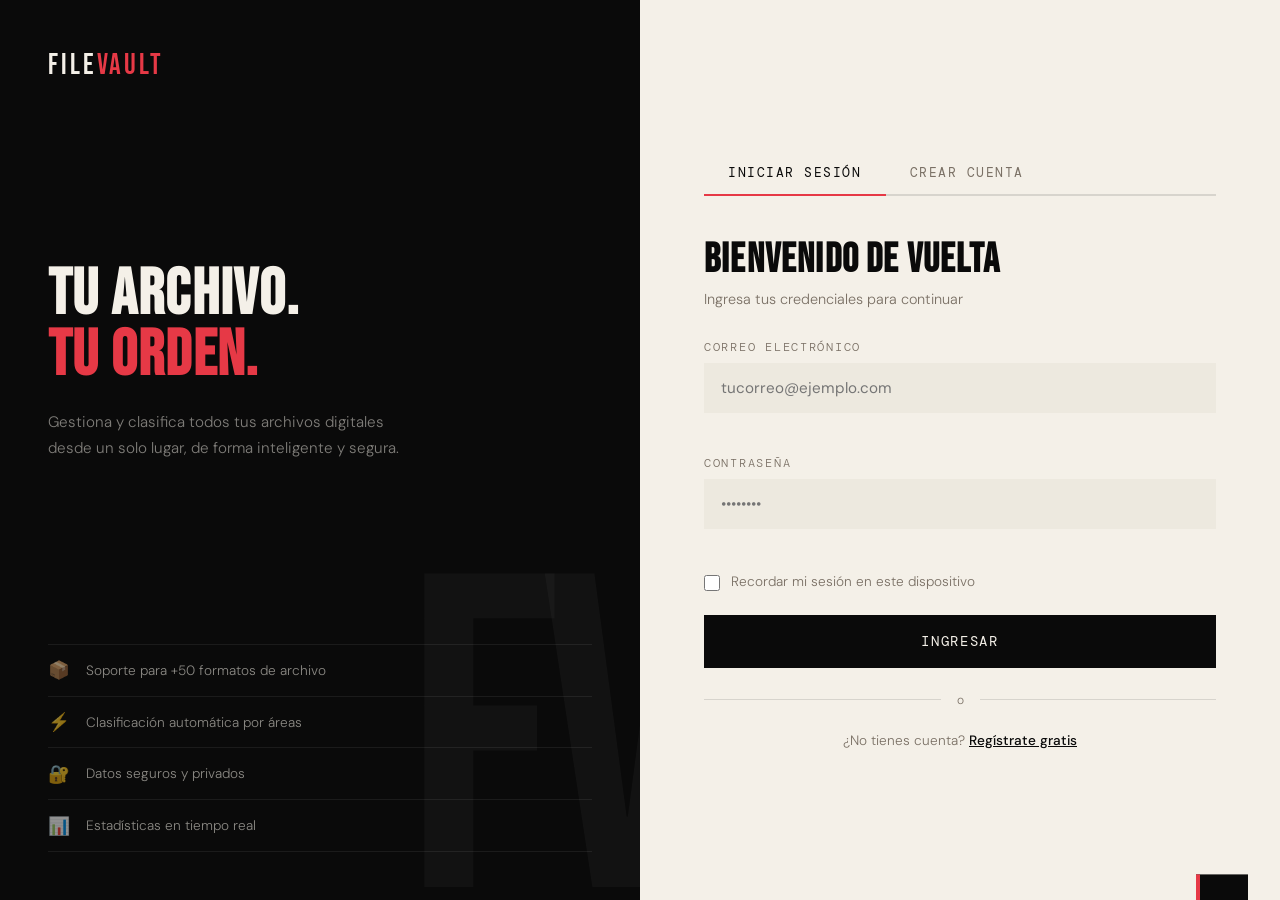
<file: login.html>
<!DOCTYPE html>
<html lang="es">
<head>
  <meta charset="UTF-8"/>
  <meta name="viewport" content="width=device-width, initial-scale=1.0"/>
  <title>FileVault — Acceso</title>
  <link rel="preconnect" href="https://fonts.googleapis.com">
  <link href="https://fonts.googleapis.com/css2?family=Bebas+Neue&family=DM+Sans:ital,wght@0,300;0,400;0,500;1,300&family=DM+Mono:wght@400;500&display=swap" rel="stylesheet">
  <style>
    *, *::before, *::after { box-sizing: border-box; margin: 0; padding: 0; }
    :root {
      --ink: #0a0a0a; --paper: #f4f0e8; --accent: #e63946;
      --gold: #c9a84c; --muted: #7a7065; --surface: #ede9df;
      --err: #e63946; --ok: #2a9d5c;
    }
    html, body { height: 100%; }
    body {
      background: var(--ink);
      color: var(--paper);
      font-family: 'DM Sans', sans-serif;
      font-weight: 300;
      display: grid;
      grid-template-columns: 1fr 1fr;
      min-height: 100vh;
      overflow: hidden;
    }

    /* LEFT PANEL */
    .left-panel {
      background: var(--ink);
      display: flex; flex-direction: column;
      justify-content: space-between;
      padding: 3rem;
      position: relative; overflow: hidden;
    }
    .left-panel::before {
      content: 'FV';
      font-family: 'Bebas Neue', sans-serif;
      font-size: 28rem; line-height: 0.8;
      position: absolute; right: -3rem; bottom: -2rem;
      color: rgba(255,255,255,0.03);
      pointer-events: none; letter-spacing: -0.05em;
    }
    .panel-logo {
      font-family: 'Bebas Neue', sans-serif;
      font-size: 1.8rem; letter-spacing: 0.1em;
      text-decoration: none; color: var(--paper);
    }
    .panel-logo span { color: var(--accent); }
    .panel-content { position: relative; z-index: 1; }
    .panel-content h2 {
      font-family: 'Bebas Neue', sans-serif;
      font-size: clamp(3rem, 5vw, 5.5rem);
      line-height: 0.95; letter-spacing: 0.02em;
      margin-bottom: 1.5rem;
    }
    .panel-content h2 em { color: var(--accent); font-style: normal; }
    .panel-content p { color: rgba(244,240,232,0.5); font-size: 0.95rem; line-height: 1.7; max-width: 36ch; }

    .panel-features { position: relative; z-index: 1; }
    .panel-feature {
      display: flex; align-items: center; gap: 1rem;
      padding: 0.9rem 0;
      border-top: 1px solid rgba(255,255,255,0.07);
      font-size: 0.85rem; color: rgba(244,240,232,0.55);
    }
    .panel-feature:last-child { border-bottom: 1px solid rgba(255,255,255,0.07); }
    .feat-icon { font-size: 1.1rem; flex-shrink: 0; }

    /* RIGHT PANEL */
    .right-panel {
      background: var(--paper);
      color: var(--ink);
      display: flex; flex-direction: column;
      justify-content: center;
      padding: 3rem 4rem;
      overflow-y: auto;
    }
    .form-header { margin-bottom: 2.5rem; }
    .form-tabs {
      display: flex; border-bottom: 2px solid rgba(10,10,10,0.12);
      margin-bottom: 2.5rem; gap: 0;
    }
    .tab-btn {
      font-family: 'DM Mono', monospace;
      font-size: 0.8rem; letter-spacing: 0.12em; text-transform: uppercase;
      padding: 0.8rem 1.5rem;
      border: none; background: none; cursor: pointer;
      color: var(--muted); border-bottom: 2px solid transparent;
      margin-bottom: -2px; transition: all 0.2s;
    }
    .tab-btn.active { color: var(--ink); border-bottom-color: var(--accent); }
    .tab-btn:hover:not(.active) { color: var(--ink); }

    /* FORMS */
    .form-panel { display: none; animation: fadeUp 0.3s ease; }
    .form-panel.active { display: block; }
    @keyframes fadeUp { from { opacity:0; transform:translateY(10px); } to { opacity:1; transform:translateY(0); } }

    .form-title {
      font-family: 'Bebas Neue', sans-serif;
      font-size: 2.5rem; letter-spacing: 0.03em;
      margin-bottom: 0.4rem; color: var(--ink);
    }
    .form-subtitle { font-size: 0.9rem; color: var(--muted); margin-bottom: 2rem; }

    .field-group { margin-bottom: 1.4rem; }
    .field-group label {
      display: block; font-size: 0.72rem; letter-spacing: 0.15em;
      text-transform: uppercase; color: var(--muted);
      margin-bottom: 0.5rem;
      font-family: 'DM Mono', monospace;
    }
    .field-group input {
      width: 100%;
      background: var(--surface);
      border: 1.5px solid transparent;
      padding: 0.85rem 1rem;
      font-family: 'DM Sans', sans-serif; font-size: 0.95rem;
      color: var(--ink);
      transition: all 0.2s; outline: none;
    }
    .field-group input:focus { border-color: var(--ink); background: #fff; }
    .field-group input.error { border-color: var(--err); }
    .field-group input.success { border-color: var(--ok); }
    .field-msg {
      font-size: 0.72rem; margin-top: 0.35rem;
      font-family: 'DM Mono', monospace; min-height: 1rem;
      transition: all 0.2s;
    }
    .field-msg.error { color: var(--err); }
    .field-msg.success { color: var(--ok); }

    .field-row { display: grid; grid-template-columns: 1fr 1fr; gap: 1rem; }

    /* PASSWORD STRENGTH */
    .pwd-strength { margin-top: 0.5rem; display: flex; gap: 3px; }
    .pwd-bar {
      height: 3px; flex: 1; background: rgba(10,10,10,0.1);
      transition: background 0.3s;
    }
    .pwd-label { font-size: 0.7rem; color: var(--muted); margin-top: 0.3rem; font-family: 'DM Mono', monospace; }

    /* CHECKBOX */
    .checkbox-field {
      display: flex; align-items: flex-start; gap: 0.7rem;
      font-size: 0.85rem; color: var(--muted); margin-bottom: 1.5rem;
    }
    .checkbox-field input[type="checkbox"] {
      width: 16px; height: 16px; flex-shrink: 0;
      accent-color: var(--ink); cursor: pointer; margin-top: 2px;
    }
    .checkbox-field a { color: var(--ink); font-weight: 500; }

    /* SUBMIT */
    .btn-submit {
      width: 100%; padding: 1rem;
      background: var(--ink); color: var(--paper);
      border: 2px solid var(--ink);
      font-family: 'DM Mono', monospace; font-size: 0.85rem;
      letter-spacing: 0.12em; text-transform: uppercase;
      cursor: pointer; transition: all 0.2s;
      position: relative; overflow: hidden;
    }
    .btn-submit:hover { background: var(--accent); border-color: var(--accent); }
    .btn-submit:active { transform: scale(0.98); }
    .btn-submit.loading { pointer-events: none; opacity: 0.7; }

    .divider {
      display: flex; align-items: center; gap: 1rem;
      margin: 1.5rem 0; color: var(--muted); font-size: 0.75rem;
    }
    .divider::before, .divider::after {
      content: ''; flex: 1; height: 1px; background: rgba(10,10,10,0.12);
    }

    /* TOAST */
    .toast {
      position: fixed; bottom: 2rem; right: 2rem;
      background: var(--ink); color: var(--paper);
      padding: 1rem 1.5rem; font-size: 0.85rem;
      font-family: 'DM Mono', monospace; letter-spacing: 0.05em;
      transform: translateY(120%); transition: transform 0.3s ease;
      z-index: 999; max-width: 320px;
      border-left: 4px solid var(--accent);
    }
    .toast.show { transform: translateY(0); }
    .toast.success { border-left-color: var(--ok); }
    .toast.error { border-left-color: var(--err); }

    @media (max-width: 800px) {
      body { grid-template-columns: 1fr; overflow: auto; }
      .left-panel { display: none; }
      .right-panel { padding: 2rem 1.5rem; min-height: 100vh; }
    }
  </style>
</head>
<body>

  <!-- LEFT PANEL -->
  <div class="left-panel">
    <a href="index.html" class="panel-logo">File<span>Vault</span></a>
    <div class="panel-content">
      <h2>Tu Archivo.<br><em>Tu Orden.</em></h2>
      <p>Gestiona y clasifica todos tus archivos digitales desde un solo lugar, de forma inteligente y segura.</p>
    </div>
    <div class="panel-features">
      <div class="panel-feature"><span class="feat-icon">📦</span> Soporte para +50 formatos de archivo</div>
      <div class="panel-feature"><span class="feat-icon">⚡</span> Clasificación automática por áreas</div>
      <div class="panel-feature"><span class="feat-icon">🔐</span> Datos seguros y privados</div>
      <div class="panel-feature"><span class="feat-icon">📊</span> Estadísticas en tiempo real</div>
    </div>
  </div>

  <!-- RIGHT PANEL -->
  <div class="right-panel">

    <div class="form-tabs">
      <button class="tab-btn active" onclick="switchTab('login')">Iniciar Sesión</button>
      <button class="tab-btn" onclick="switchTab('register')">Crear Cuenta</button>
    </div>

    <!-- LOGIN FORM -->
    <div class="form-panel active" id="loginPanel">
      <h3 class="form-title">Bienvenido de Vuelta</h3>
      <p class="form-subtitle">Ingresa tus credenciales para continuar</p>

      <div class="field-group">
        <label>Correo Electrónico</label>
        <input type="email" id="loginEmail" placeholder="tucorreo@ejemplo.com" oninput="validateEmail('loginEmail','loginEmailMsg')"/>
        <p class="field-msg" id="loginEmailMsg"></p>
      </div>

      <div class="field-group">
        <label>Contraseña</label>
        <input type="password" id="loginPassword" placeholder="••••••••" oninput="validateLoginPwd()"/>
        <p class="field-msg" id="loginPwdMsg"></p>
      </div>

      <div class="checkbox-field">
        <input type="checkbox" id="rememberMe"/>
        <label for="rememberMe">Recordar mi sesión en este dispositivo</label>
      </div>

      <button class="btn-submit" id="loginBtn" onclick="handleLogin()">Ingresar</button>

      <div class="divider">o</div>
      <p style="font-size:0.85rem;color:var(--muted);text-align:center;">
        ¿No tienes cuenta?
        <a href="#" onclick="switchTab('register')" style="color:var(--ink);font-weight:500;">Regístrate gratis</a>
      </p>
    </div>

    <!-- REGISTER FORM -->
    <div class="form-panel" id="registerPanel">
      <h3 class="form-title">Crear Cuenta</h3>
      <p class="form-subtitle">Es gratis y solo toma un momento</p>

      <div class="field-row">
        <div class="field-group">
          <label>Nombre</label>
          <input type="text" id="regFirstName" placeholder="Juan" oninput="validateName('regFirstName','regFirstMsg')"/>
          <p class="field-msg" id="regFirstMsg"></p>
        </div>
        <div class="field-group">
          <label>Apellido</label>
          <input type="text" id="regLastName" placeholder="García" oninput="validateName('regLastName','regLastMsg')"/>
          <p class="field-msg" id="regLastMsg"></p>
        </div>
      </div>

      <div class="field-group">
        <label>Correo Electrónico</label>
        <input type="email" id="regEmail" placeholder="tucorreo@ejemplo.com" oninput="validateEmail('regEmail','regEmailMsg')"/>
        <p class="field-msg" id="regEmailMsg"></p>
      </div>

      <div class="field-group">
        <label>Contraseña</label>
        <input type="password" id="regPassword" placeholder="Mínimo 8 caracteres" oninput="checkStrength()"/>
        <div class="pwd-strength">
          <div class="pwd-bar" id="bar1"></div>
          <div class="pwd-bar" id="bar2"></div>
          <div class="pwd-bar" id="bar3"></div>
          <div class="pwd-bar" id="bar4"></div>
        </div>
        <p class="pwd-label" id="strengthLabel">Ingresa tu contraseña</p>
        <p class="field-msg" id="regPwdMsg"></p>
      </div>

      <div class="field-group">
        <label>Confirmar Contraseña</label>
        <input type="password" id="regConfirm" placeholder="Repite tu contraseña" oninput="validateConfirm()"/>
        <p class="field-msg" id="regConfirmMsg"></p>
      </div>

      <div class="checkbox-field">
        <input type="checkbox" id="acceptTerms"/>
        <label for="acceptTerms">Acepto los <a href="#">Términos de Servicio</a> y la <a href="#">Política de Privacidad</a></label>
      </div>

      <button class="btn-submit" id="registerBtn" onclick="handleRegister()">Crear Cuenta</button>

      <div class="divider">o</div>
      <p style="font-size:0.85rem;color:var(--muted);text-align:center;">
        ¿Ya tienes cuenta?
        <a href="#" onclick="switchTab('login')" style="color:var(--ink);font-weight:500;">Inicia sesión</a>
      </p>
    </div>

  </div>

  <div class="toast" id="toast"></div>

  <script>
    // ─── TAB SWITCHING ───────────────────────────────────────────────────────
    function switchTab(tab) {
      document.querySelectorAll('.tab-btn').forEach((b,i) => {
        b.classList.toggle('active', (tab==='login' && i===0)||(tab==='register' && i===1));
      });
      document.querySelectorAll('.form-panel').forEach(p => p.classList.remove('active'));
      document.getElementById(tab === 'login' ? 'loginPanel' : 'registerPanel').classList.add('active');
    }

    // ─── TOAST ───────────────────────────────────────────────────────────────
    function showToast(msg, type = 'info') {
      const t = document.getElementById('toast');
      t.textContent = msg; t.className = `toast ${type} show`;
      setTimeout(() => t.classList.remove('show'), 3500);
    }

    // ─── VALIDATIONS ──────────────────────────────────────────────────────────
    function validateEmail(inputId, msgId) {
      const val = document.getElementById(inputId).value.trim();
      const re = /^[^\s@]+@[^\s@]+\.[^\s@]+$/;
      const ok = re.test(val);
      setField(inputId, msgId, ok ? '' : val ? '✗ Correo no válido' : '', ok && val ? 'success' : val ? 'error' : '');
      return ok;
    }

    function validateName(inputId, msgId) {
      const val = document.getElementById(inputId).value.trim();
      const ok = val.length >= 2;
      setField(inputId, msgId, ok ? '✓' : val ? '✗ Mínimo 2 caracteres' : '', ok ? 'success' : val ? 'error' : '');
      return ok;
    }

    function validateLoginPwd() {
      const val = document.getElementById('loginPassword').value;
      const ok = val.length >= 6;
      setField('loginPassword', 'loginPwdMsg', ok ? '' : val ? '✗ Contraseña muy corta' : '', ok && val ? 'success' : val ? 'error' : '');
      return ok;
    }

    function validateConfirm() {
      const p = document.getElementById('regPassword').value;
      const c = document.getElementById('regConfirm').value;
      const ok = p === c && c.length > 0;
      setField('regConfirm','regConfirmMsg', ok ? '✓ Contraseñas coinciden' : c ? '✗ Las contraseñas no coinciden' : '', ok ? 'success' : c ? 'error' : '');
      return ok;
    }

    function setField(inputId, msgId, msg, state) {
      const inp = document.getElementById(inputId);
      const msgEl = document.getElementById(msgId);
      inp.classList.remove('error','success');
      if (state) inp.classList.add(state);
      msgEl.textContent = msg;
      msgEl.className = `field-msg ${state}`;
    }

    // ─── PASSWORD STRENGTH ────────────────────────────────────────────────────
    function checkStrength() {
      const p = document.getElementById('regPassword').value;
      let score = 0;
      if (p.length >= 8) score++;
      if (/[A-Z]/.test(p)) score++;
      if (/[0-9]/.test(p)) score++;
      if (/[^A-Za-z0-9]/.test(p)) score++;

      const colors = ['','#e63946','#e9a43a','#f0c040','#2a9d5c'];
      const labels = ['','Muy débil','Débil','Buena','Fuerte'];
      for (let i = 1; i <= 4; i++) {
        document.getElementById(`bar${i}`).style.background = i <= score ? colors[score] : 'rgba(10,10,10,0.1)';
      }
      document.getElementById('strengthLabel').textContent = p ? labels[score] : 'Ingresa tu contraseña';
      document.getElementById('strengthLabel').style.color = p ? colors[score] : 'var(--muted)';

      const ok = score >= 2;
      setField('regPassword','regPwdMsg', ok ? '' : p ? '✗ La contraseña es muy débil' : '', ok && p ? 'success' : p ? 'error' : '');
      return ok;
    }

    // ─── HANDLE LOGIN ─────────────────────────────────────────────────────────
    function handleLogin() {
      const emailOk = validateEmail('loginEmail','loginEmailMsg');
      const pwdOk = validateLoginPwd();
      if (!emailOk || !pwdOk) { showToast('Corrige los campos marcados', 'error'); return; }

      const email = document.getElementById('loginEmail').value.trim();
      const pwd = document.getElementById('loginPassword').value;
      const users = JSON.parse(localStorage.getItem('fv_users') || '[]');
      const user = users.find(u => u.email === email && u.password === btoa(pwd));

      if (!user) { showToast('Credenciales incorrectas', 'error'); return; }

      const btn = document.getElementById('loginBtn');
      btn.textContent = 'Verificando…'; btn.classList.add('loading');

      const remember = document.getElementById('rememberMe').checked;
      const session = { email: user.email, name: user.name, ts: Date.now() };
      if (remember) localStorage.setItem('fv_session', JSON.stringify(session));
      else sessionStorage.setItem('fv_session', JSON.stringify(session));

      setTimeout(() => { window.location.href = 'app.html'; }, 900);
    }

    // ─── HANDLE REGISTER ──────────────────────────────────────────────────────
    function handleRegister() {
      const fnOk = validateName('regFirstName','regFirstMsg');
      const lnOk = validateName('regLastName','regLastMsg');
      const emOk = validateEmail('regEmail','regEmailMsg');
      const pwOk = checkStrength();
      const cfOk = validateConfirm();
      const terms = document.getElementById('acceptTerms').checked;

      if (!fnOk || !lnOk || !emOk || !pwOk || !cfOk) { showToast('Completa todos los campos correctamente', 'error'); return; }
      if (!terms) { showToast('Debes aceptar los términos de servicio', 'error'); return; }

      const email = document.getElementById('regEmail').value.trim();
      const users = JSON.parse(localStorage.getItem('fv_users') || '[]');
      if (users.find(u => u.email === email)) { showToast('Este correo ya está registrado', 'error'); return; }

      const newUser = {
        name: `${document.getElementById('regFirstName').value.trim()} ${document.getElementById('regLastName').value.trim()}`,
        email,
        password: btoa(document.getElementById('regPassword').value),
        created: new Date().toISOString()
      };
      users.push(newUser);
      localStorage.setItem('fv_users', JSON.stringify(users));

      const btn = document.getElementById('registerBtn');
      btn.textContent = 'Creando cuenta…'; btn.classList.add('loading');

      showToast('¡Cuenta creada! Iniciando sesión…', 'success');
      sessionStorage.setItem('fv_session', JSON.stringify({ email: newUser.email, name: newUser.name, ts: Date.now() }));
      setTimeout(() => { window.location.href = 'app.html'; }, 1200);
    }

    // ─── AUTO CHECK SESSION ────────────────────────────────────────────────────
    window.addEventListener('DOMContentLoaded', () => {
      const s = localStorage.getItem('fv_session') || sessionStorage.getItem('fv_session');
      if (s) window.location.href = 'app.html';
    });
  </script>
</body>
</html>
</file>
